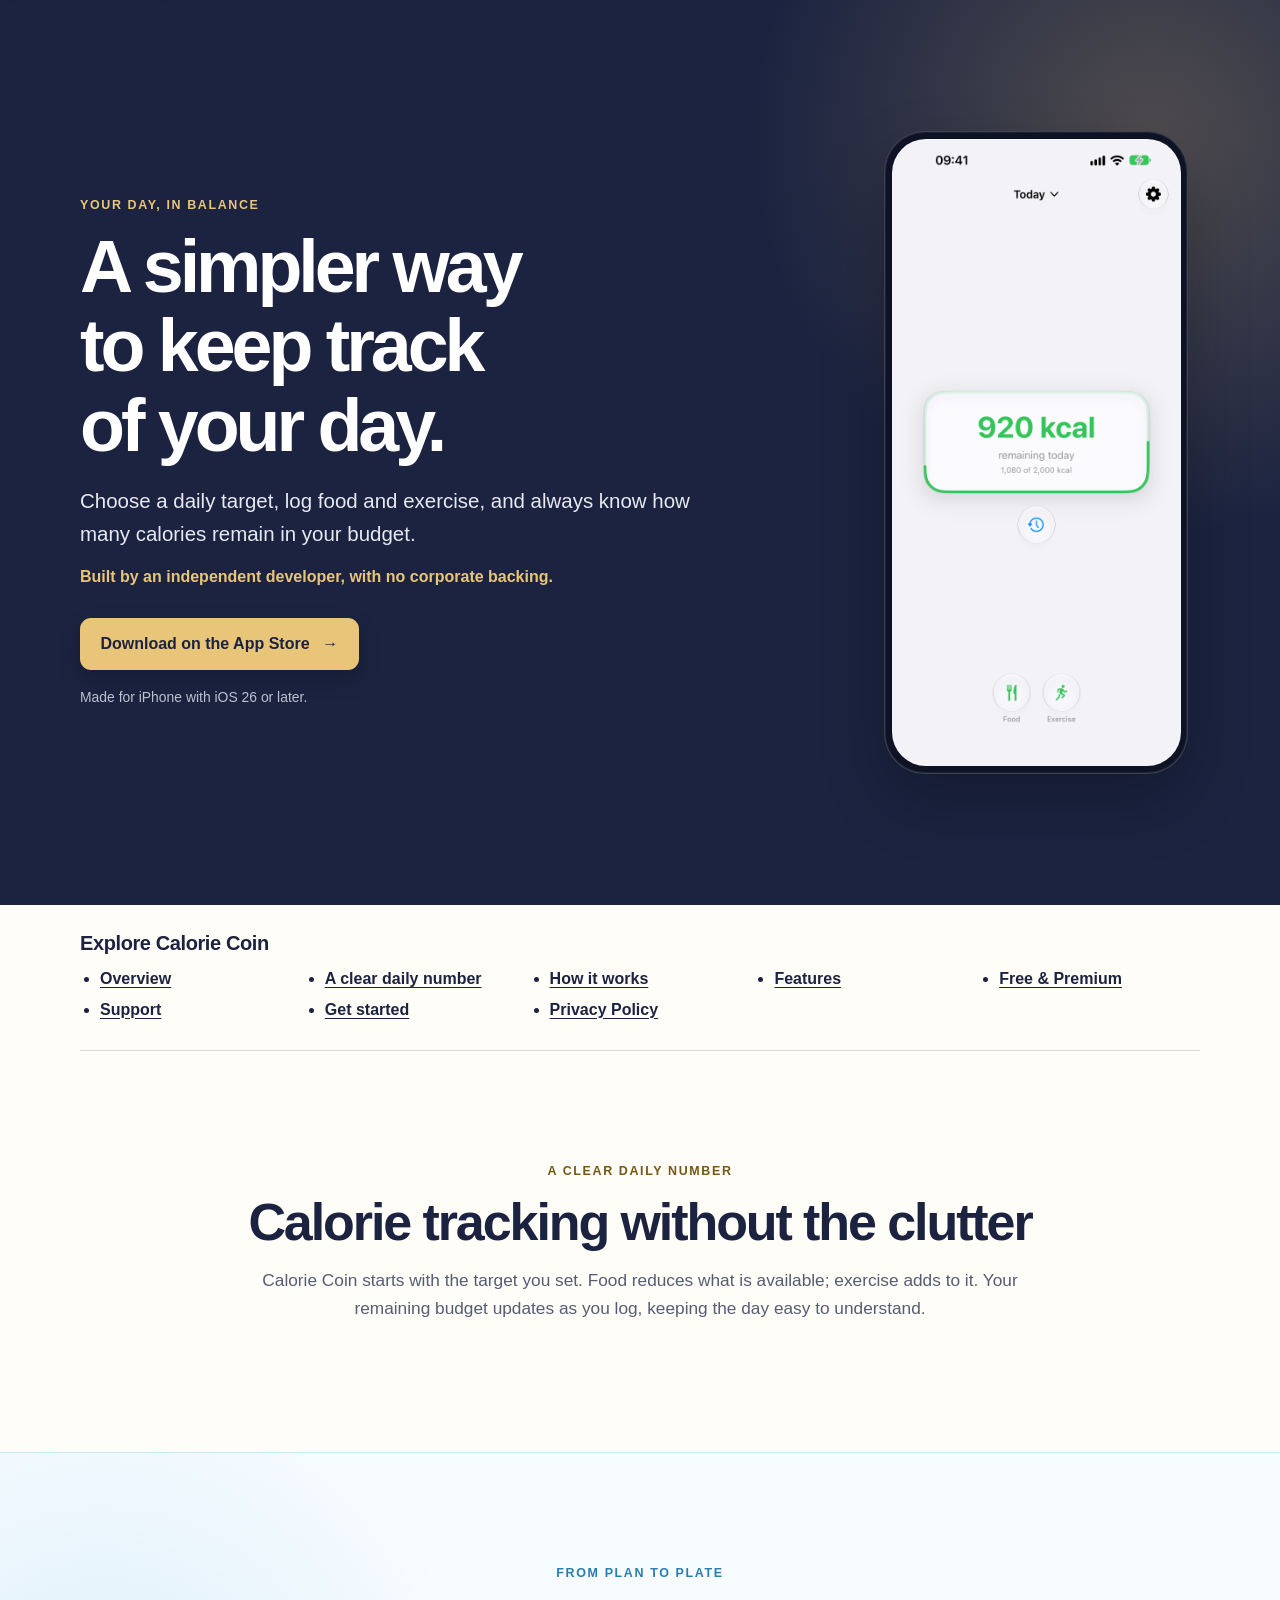
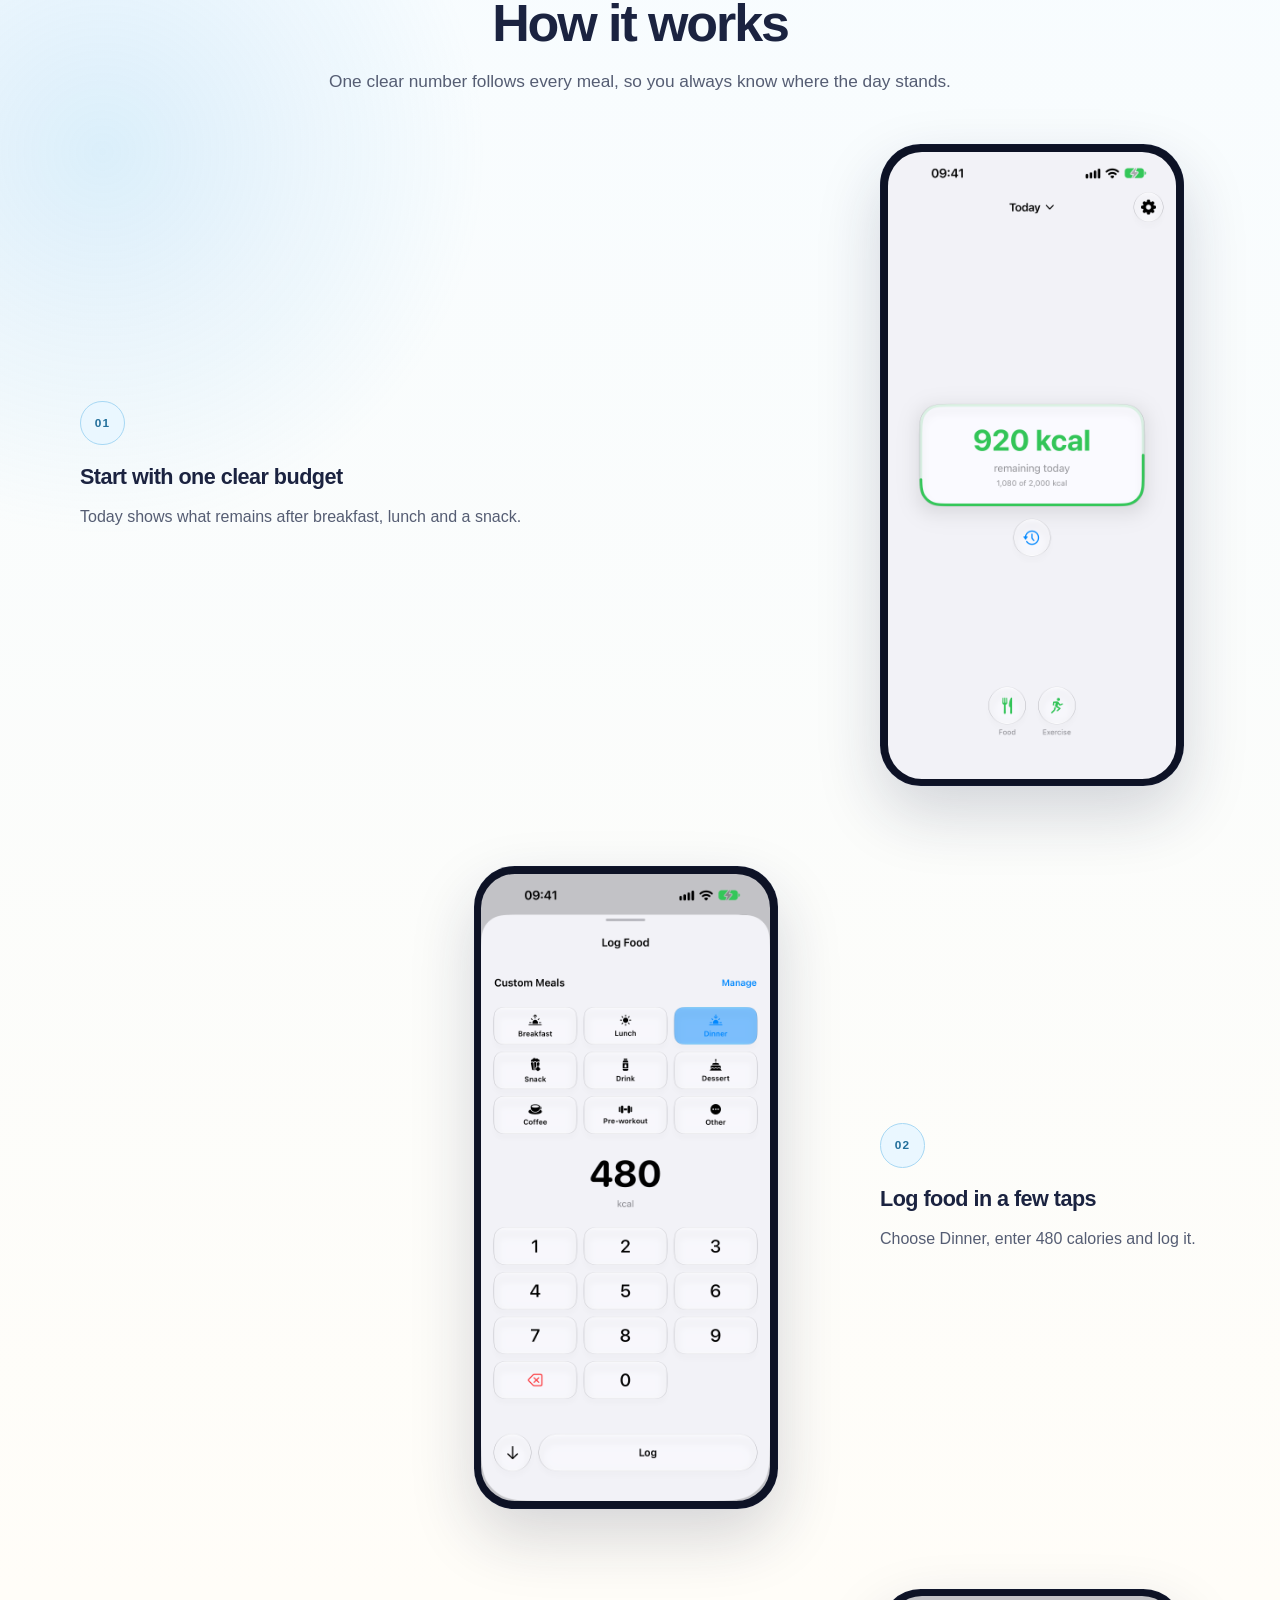
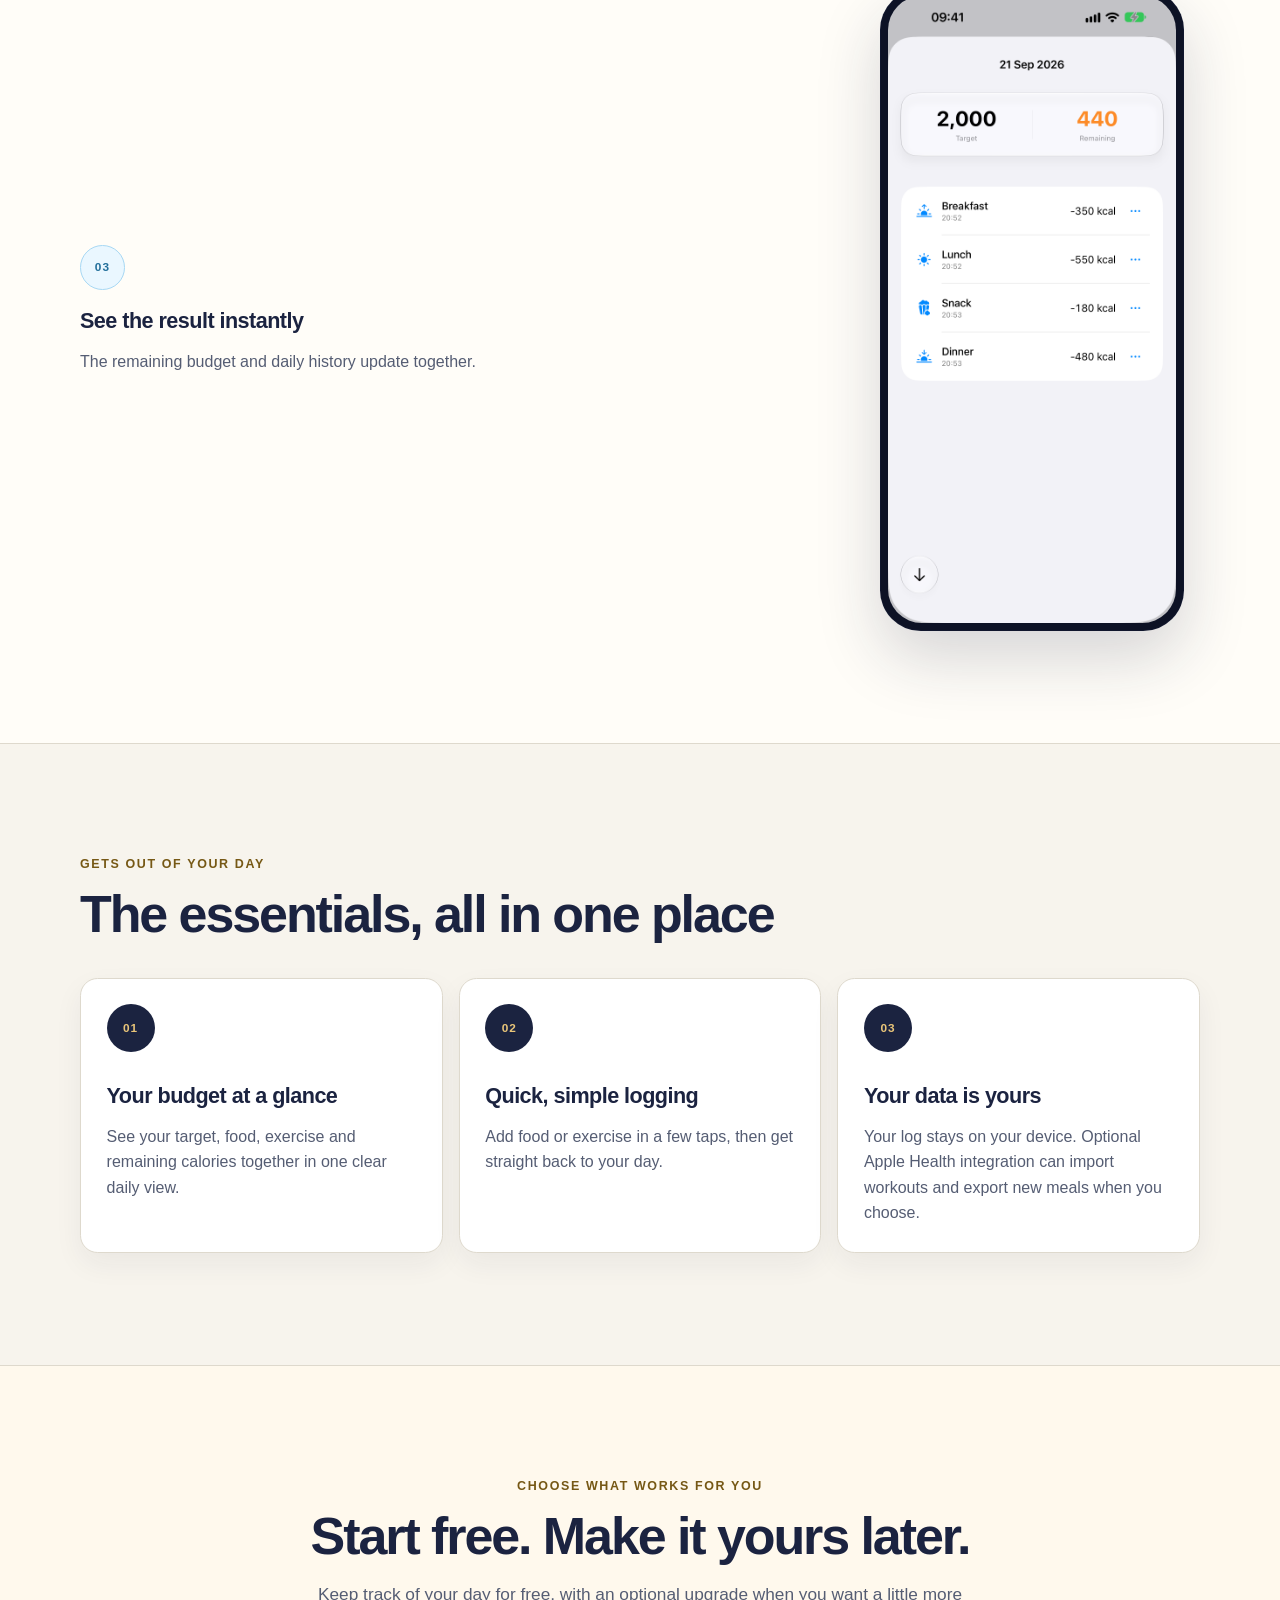
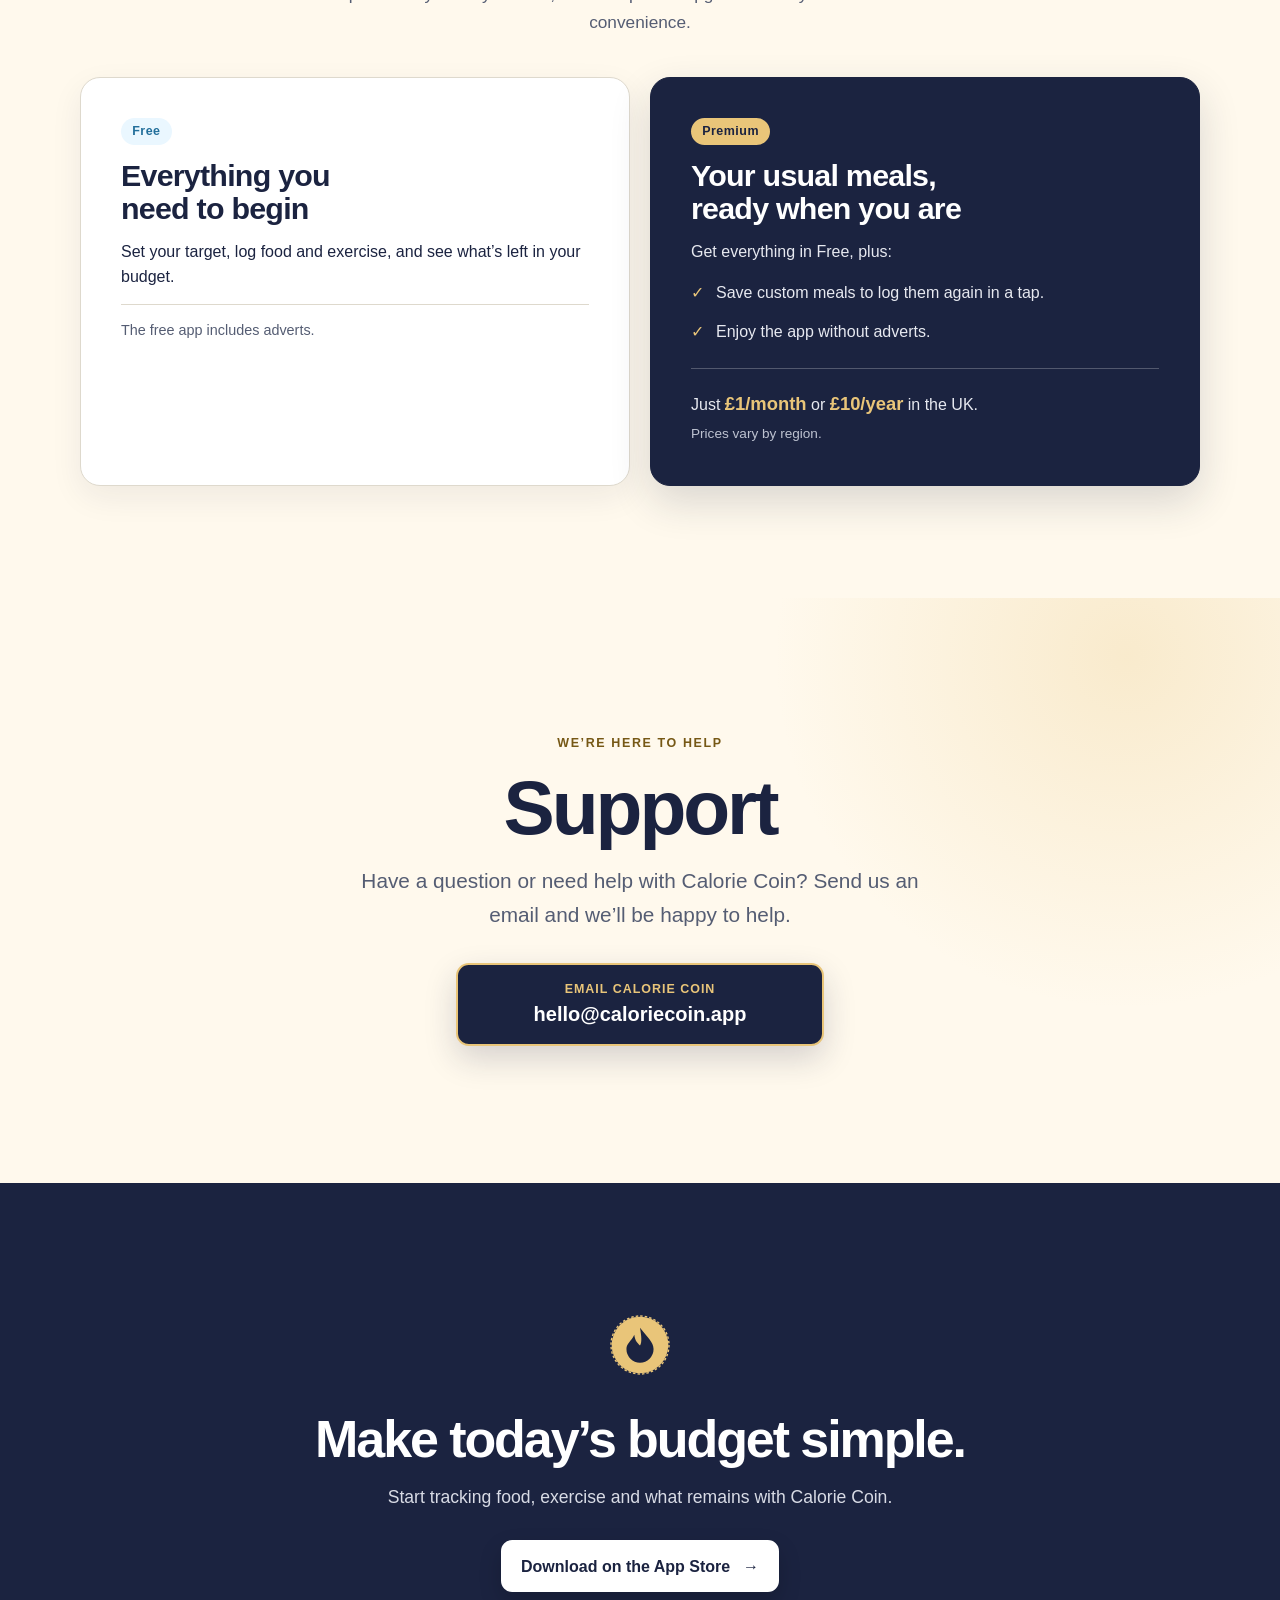
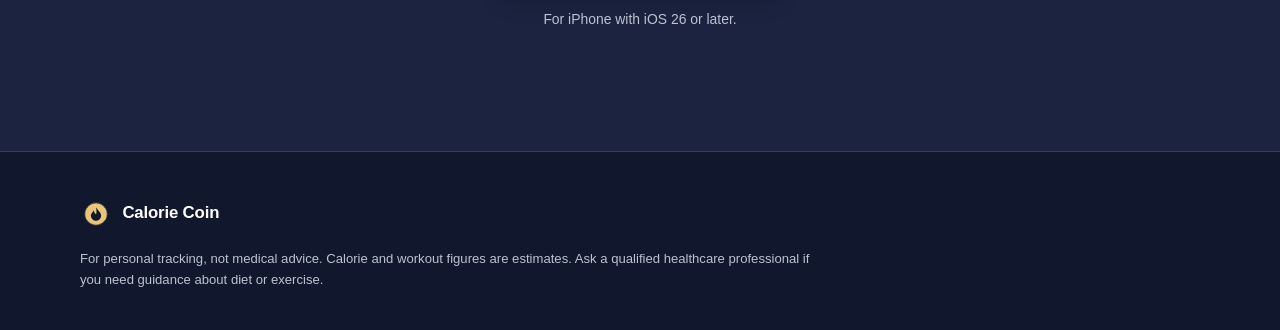
<file: index.html>
<!doctype html>
<html lang="en-GB">
  <head>
    <meta charset="UTF-8" />
    <meta name="viewport" content="width=device-width, initial-scale=1.0" />
    <meta name="theme-color" content="#1b2340" />
    <meta
      name="description"
      content="Calorie Coin makes daily calorie budgeting simple, with quick food and exercise logging and your log kept on your iPhone."
    />
    <meta name="robots" content="index, follow" />
    <meta property="og:type" content="website" />
    <meta property="og:title" content="Calorie Coin — Simple calorie budgeting" />
    <meta
      property="og:description"
      content="Set a daily target, log food and exercise, and see your remaining calorie budget at a glance."
    />
    <meta name="twitter:card" content="summary" />
    <meta name="twitter:title" content="Calorie Coin — Simple calorie budgeting" />
    <meta
      name="twitter:description"
      content="Set a daily target, log food and exercise, and see your remaining calorie budget at a glance."
    />
    <link rel="icon" type="image/png" href="favicon.png" />
    <link rel="apple-touch-icon" href="apple-touch-icon.png" />
    <link rel="stylesheet" href="site.css" />
    <title>Calorie Coin — Simple calorie budgeting</title>
  </head>
  <body>
    <a class="skip-link" href="#main-content">Skip to content</a>

    <main id="main-content">
      <section class="hero" id="overview" aria-labelledby="hero-title">
        <div class="shell hero-grid">
          <div class="hero-copy">
            <p class="eyebrow">Your day, in balance</p>
            <h1 id="hero-title">A simpler way to keep track of your day.</h1>
            <p class="hero-lede">
              Choose a daily target, log food and exercise, and always know how many calories remain in your budget.
            </p>
            <p class="maker-note">Built by an independent developer, with no corporate backing.</p>
            <a class="button app-store-link" href="https://apps.apple.com" hidden>
              Download on the App Store
              <span aria-hidden="true">→</span>
            </a>
            <p class="compatibility">Made for iPhone with iOS 26 or later.</p>
          </div>

          <figure class="hero-visual">
            <div class="phone-frame phone-frame-hero">
              <img
                src="images/screenshots/today-budget.png"
                alt="Calorie Coin Today screen showing 920 calories remaining after breakfast, lunch and a snack"
                width="1320"
                height="2868"
                loading="eager"
                fetchpriority="high"
              />
            </div>
          </figure>
        </div>
      </section>

      <section class="section-directory shell" aria-labelledby="sections-title">
        <h2 id="sections-title">Explore Calorie Coin</h2>
        <ul>
          <li><a href="#overview">Overview</a></li>
          <li><a href="#intro">A clear daily number</a></li>
          <li><a href="#how-it-works">How it works</a></li>
          <li><a href="#features">Features</a></li>
          <li><a href="#premium">Free &amp; Premium</a></li>
          <li><a href="#support">Support</a></li>
          <li><a href="#closing">Get started</a></li>
          <li><a href="privacy.html">Privacy Policy</a></li>
        </ul>
      </section>

      <section class="intro" id="intro" aria-labelledby="intro-title">
        <div class="shell narrow">
          <p class="eyebrow">A clear daily number</p>
          <h2 id="intro-title">Calorie tracking without the clutter</h2>
          <p>
            Calorie Coin starts with the target you set. Food reduces what is available; exercise adds to it. Your
            remaining budget updates as you log, keeping the day easy to understand.
          </p>
        </div>
      </section>

      <section class="usage-story" id="how-it-works" aria-labelledby="usage-title">
        <div class="shell">
          <div class="section-heading usage-heading">
            <p class="eyebrow">From plan to plate</p>
            <h2 id="usage-title">How it works</h2>
            <p>One clear number follows every meal, so you always know where the day stands.</p>
          </div>

          <div class="usage-static">
            <article class="usage-static-step">
              <div class="usage-copy">
                <span class="usage-number" aria-hidden="true">01</span>
                <h3>Start with one clear budget</h3>
                <p>Today shows what remains after breakfast, lunch and a snack.</p>
              </div>
              <div class="phone-frame">
                <img
                  src="images/screenshots/today-budget.png"
                  alt="Today screen showing breakfast, lunch and a snack with 920 calories remaining"
                  width="1320"
                  height="2868"
                  loading="lazy"
                />
              </div>
            </article>
            <article class="usage-static-step">
              <div class="usage-copy">
                <span class="usage-number" aria-hidden="true">02</span>
                <h3>Log food in a few taps</h3>
                <p>Choose Dinner, enter 480 calories and log it.</p>
              </div>
              <div class="phone-frame">
                <img
                  src="images/screenshots/log-food.png"
                  alt="Log Food screen with Dinner selected and 480 calories entered"
                  width="1320"
                  height="2868"
                  loading="lazy"
                />
              </div>
            </article>
            <article class="usage-static-step">
              <div class="usage-copy">
                <span class="usage-number" aria-hidden="true">03</span>
                <h3>See the result instantly</h3>
                <p>The remaining budget and daily history update together.</p>
              </div>
              <div class="phone-frame">
                <img
                  src="images/screenshots/daily-history.png"
                  alt="Daily history showing Dinner logged and 440 calories remaining"
                  width="1320"
                  height="2868"
                  loading="lazy"
                />
              </div>
            </article>
          </div>

        </div>
      </section>

      <section class="features" id="features" aria-labelledby="features-title">
        <div class="shell">
          <div class="section-heading">
            <p class="eyebrow">Gets out of your day</p>
            <h2 id="features-title">The essentials, all in one place</h2>
          </div>
          <div class="feature-grid">
            <article class="feature-card">
              <div class="feature-icon" aria-hidden="true">01</div>
              <h3>Your budget at a glance</h3>
              <p>See your target, food, exercise and remaining calories together in one clear daily view.</p>
            </article>
            <article class="feature-card">
              <div class="feature-icon" aria-hidden="true">02</div>
              <h3>Quick, simple logging</h3>
              <p>Add food or exercise in a few taps, then get straight back to your day.</p>
            </article>
            <article class="feature-card">
              <div class="feature-icon" aria-hidden="true">03</div>
              <h3>Your data is yours</h3>
              <p>
                Your log stays on your device. Optional Apple Health integration can import
                workouts and export new meals when you choose.
              </p>
            </article>
          </div>
        </div>
      </section>

      <section class="premium" id="premium" aria-labelledby="premium-title">
        <div class="shell">
          <div class="section-heading premium-heading">
            <p class="eyebrow">Choose what works for you</p>
            <h2 id="premium-title">Start free. Make it yours later.</h2>
            <p>Keep track of your day for free, with an optional upgrade when you want a little more convenience.</p>
          </div>
          <div class="premium-options">
            <article class="premium-card free-card">
              <p class="premium-label">Free</p>
              <h3>Everything you need to begin</h3>
              <p>Set your target, log food and exercise, and see what’s left in your budget.</p>
              <p class="premium-note">The free app includes adverts.</p>
            </article>
            <article class="premium-card premium-upgrade-card">
              <p class="premium-label">Premium</p>
              <h3>Your usual meals, ready when you are</h3>
              <p>Get everything in Free, plus:</p>
              <ul>
                <li>Save custom meals to log them again in a tap.</li>
                <li>Enjoy the app without adverts.</li>
              </ul>
              <p class="premium-price">
                Just <strong>£1/month</strong> or <strong>£10/year</strong> in the UK.
                <span>Prices vary by region.</span>
              </p>
            </article>
          </div>
        </div>
      </section>

      <section class="support-main" id="support" aria-labelledby="support-title">
        <div class="support-section">
          <div class="shell support-content">
            <p class="eyebrow">We’re here to help</p>
            <h2 id="support-title">Support</h2>
            <p class="support-lede">
              Have a question or need help with Calorie Coin? Send us an email and we’ll be happy to help.
            </p>
            <a class="support-email" href="mailto:hello@caloriecoin.app">
              <span>Email Calorie Coin</span>
              <strong>hello@caloriecoin.app</strong>
            </a>
          </div>
        </div>
      </section>

      <section class="closing" id="closing" aria-labelledby="closing-title">
        <div class="shell narrow">
          <img src="images/coin.svg" alt="" width="84" height="84" />
          <h2 id="closing-title">Make today’s budget simple.</h2>
          <p>Start tracking food, exercise and what remains with Calorie Coin.</p>
          <a class="button button-light app-store-link" href="https://apps.apple.com" hidden>
            Download on the App Store
            <span aria-hidden="true">→</span>
          </a>
          <p class="compatibility compatibility-light">For iPhone with iOS 26 or later.</p>
        </div>
      </section>
    </main>

    <footer>
      <div class="shell footer-grid">
        <div>
          <a class="brand footer-brand" href="./" aria-label="Calorie Coin home">
            <img src="images/coin.svg" alt="" width="32" height="32" />
            <span>Calorie Coin</span>
          </a>
          <p class="disclaimer">
            For personal tracking, not medical advice. Calorie and workout figures are estimates. Ask a qualified
            healthcare professional if you need guidance about diet or exercise.
          </p>
        </div>
      </div>
    </footer>

    <script src="site.js" defer></script>
  </body>
</html>
</file>
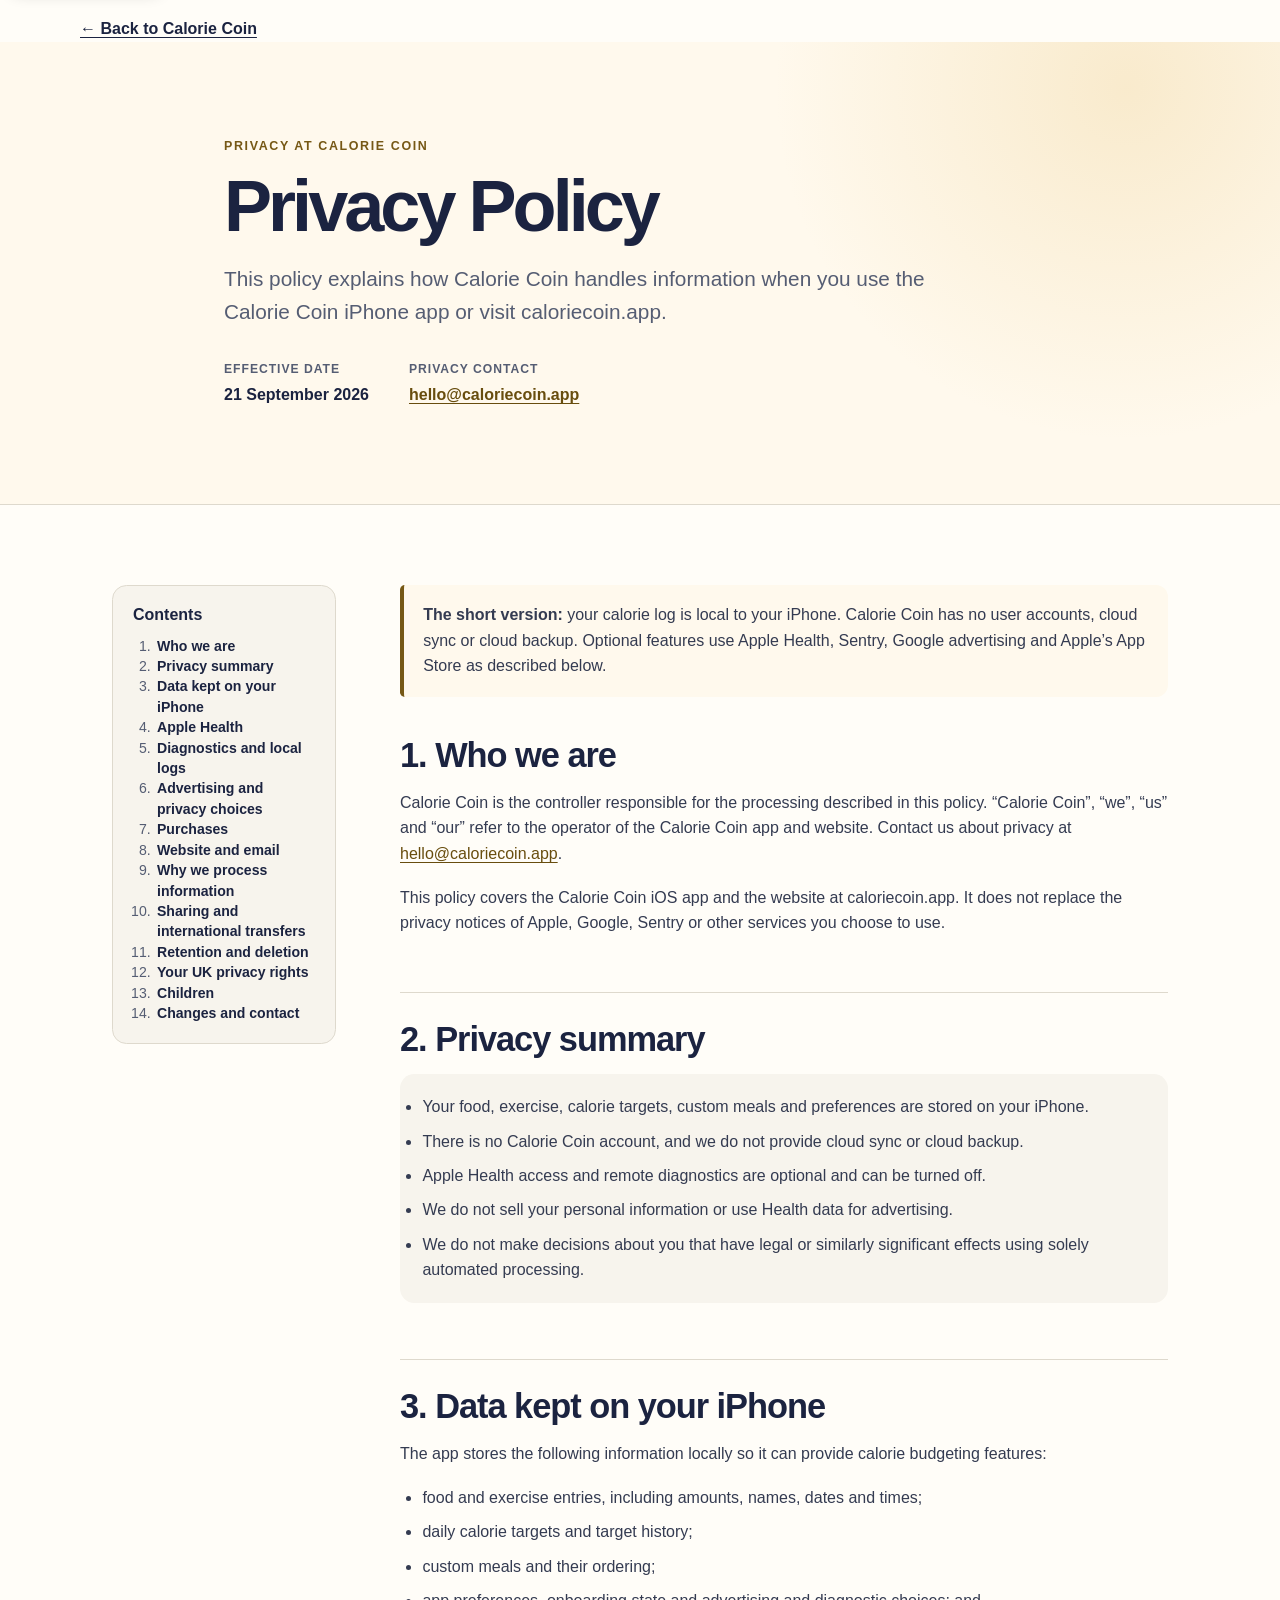
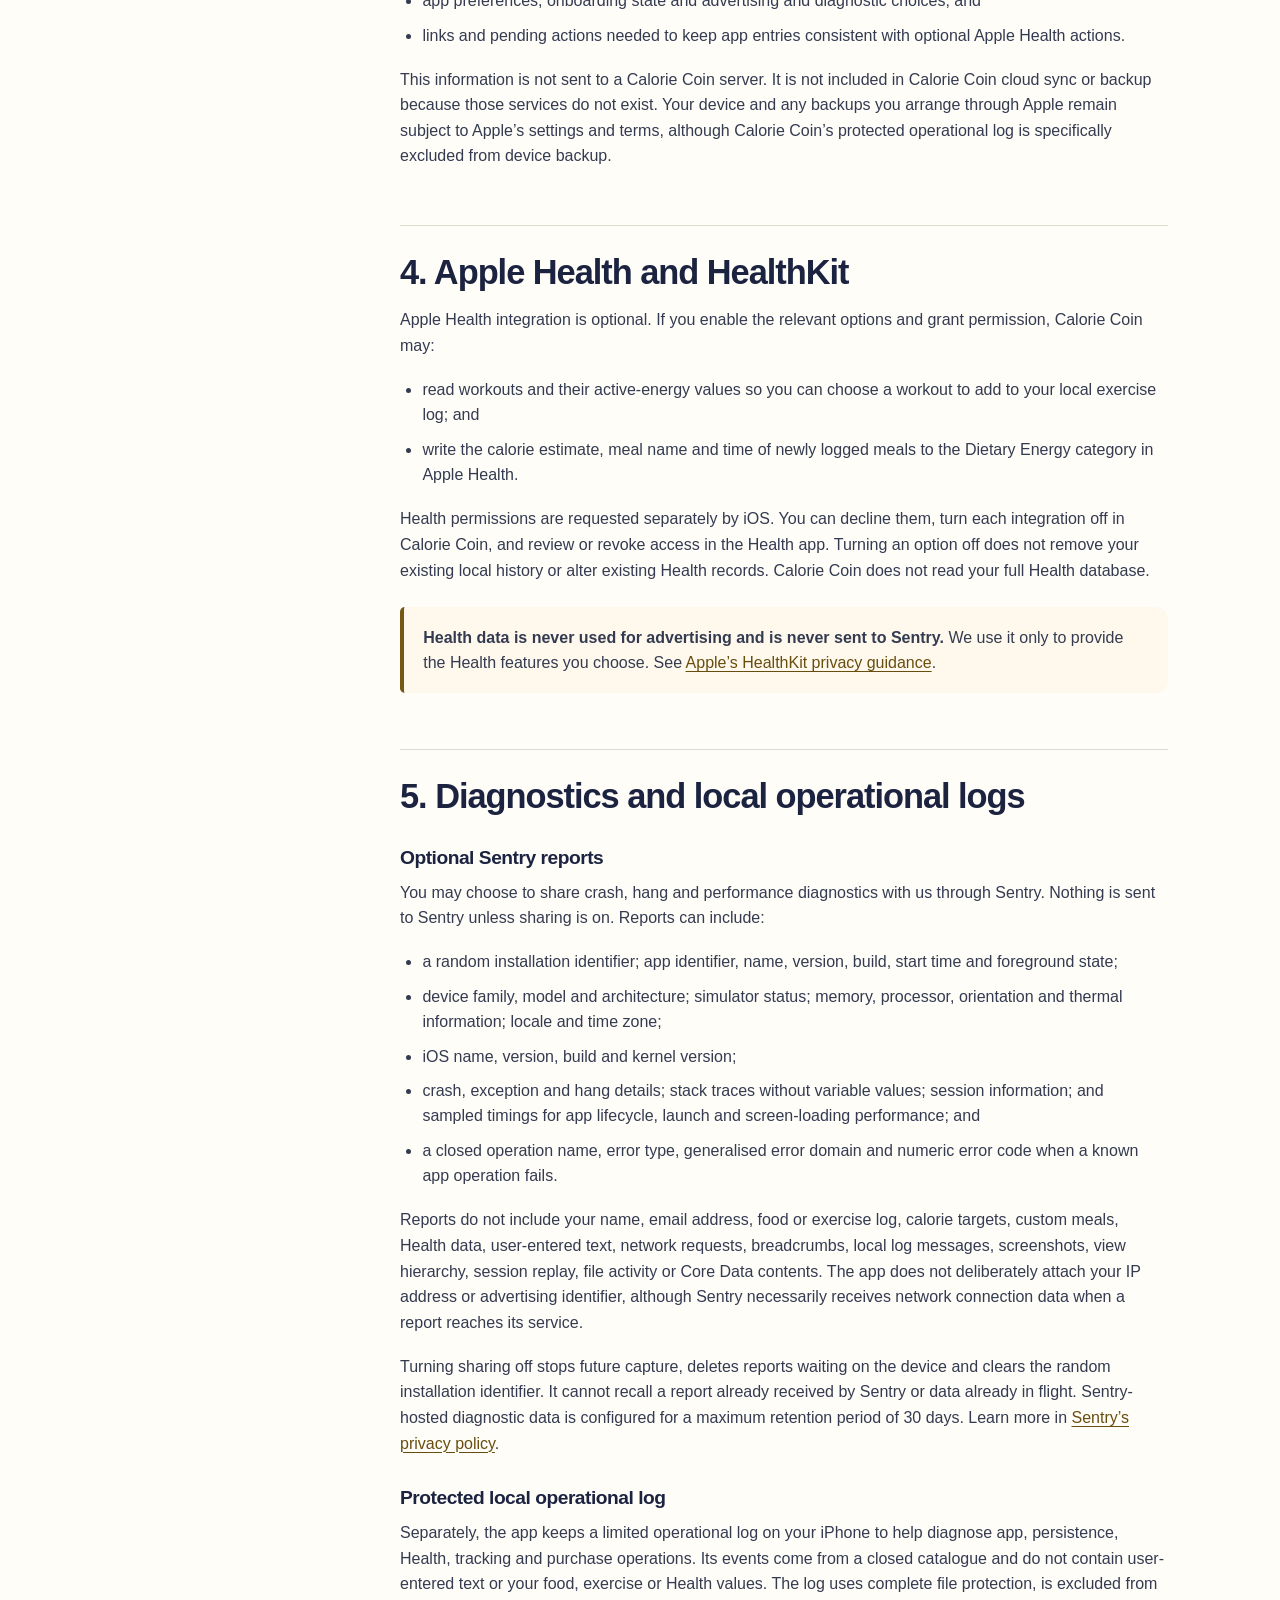
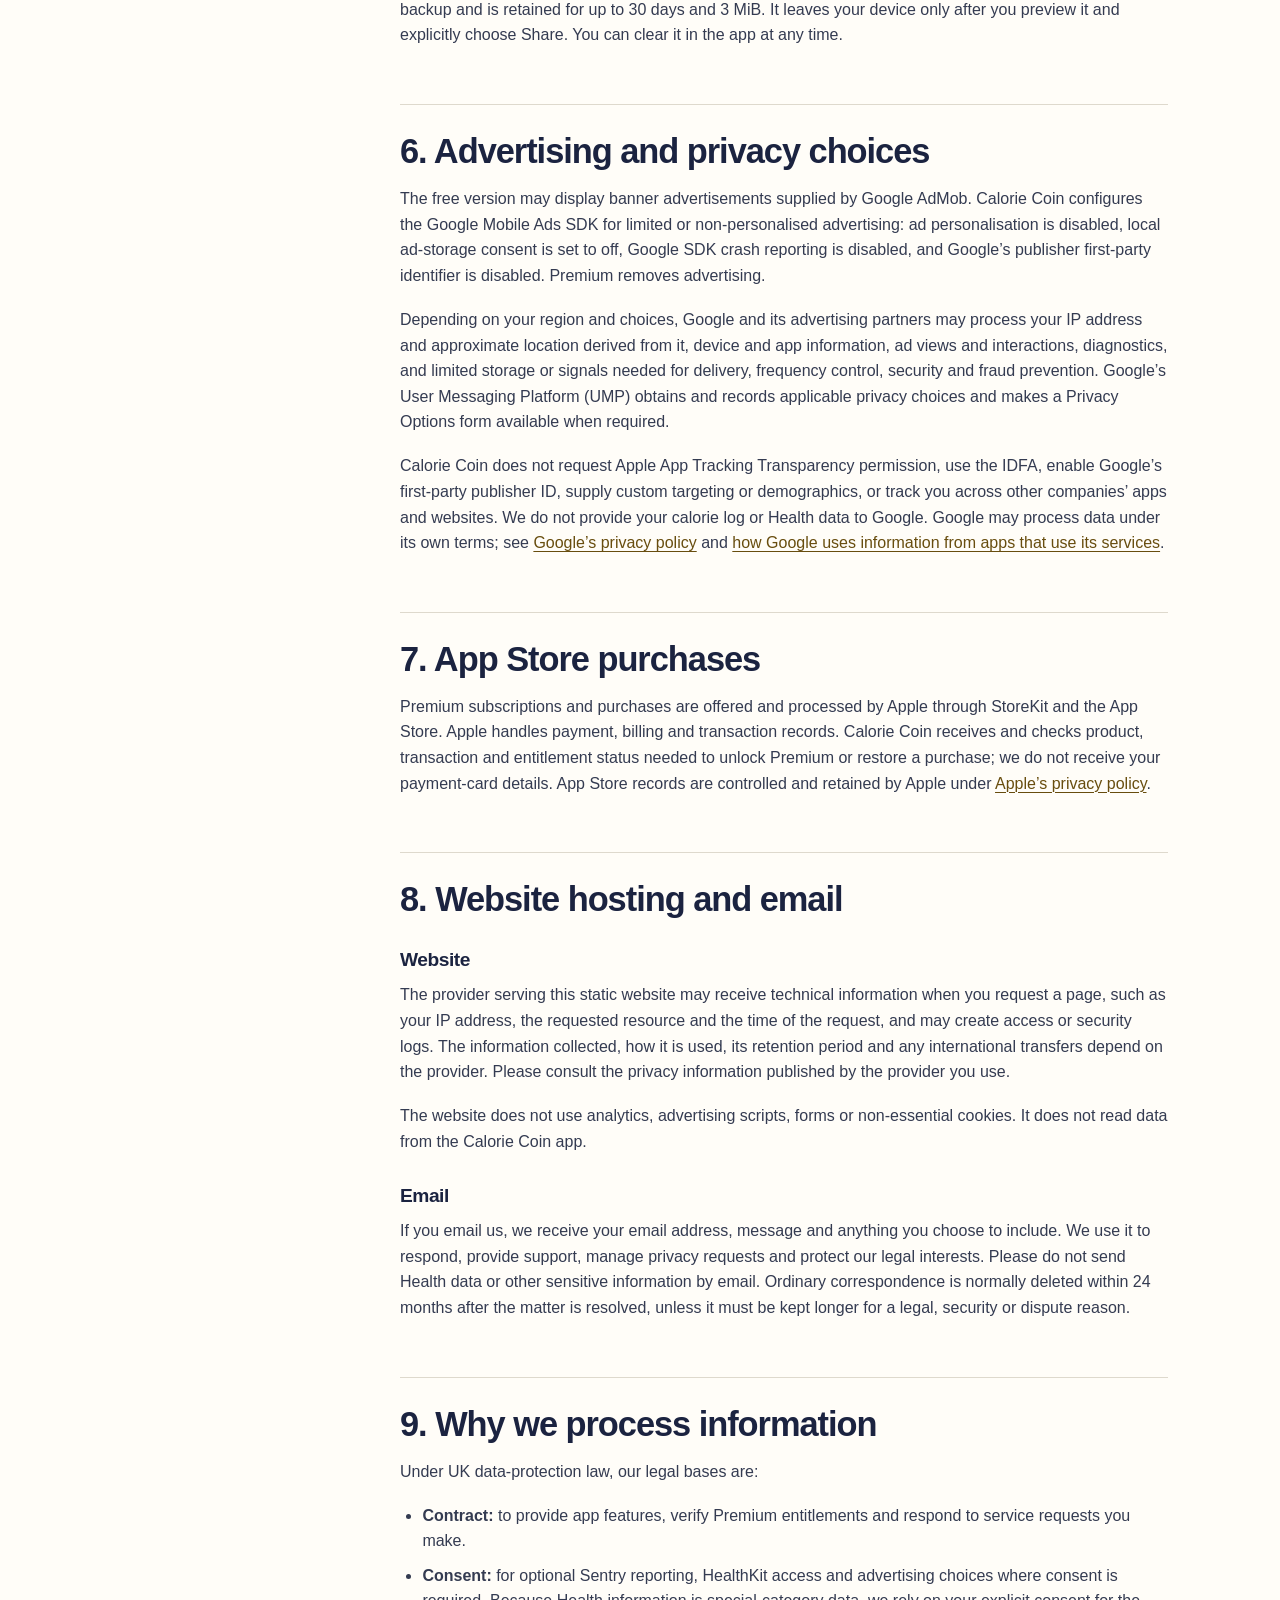
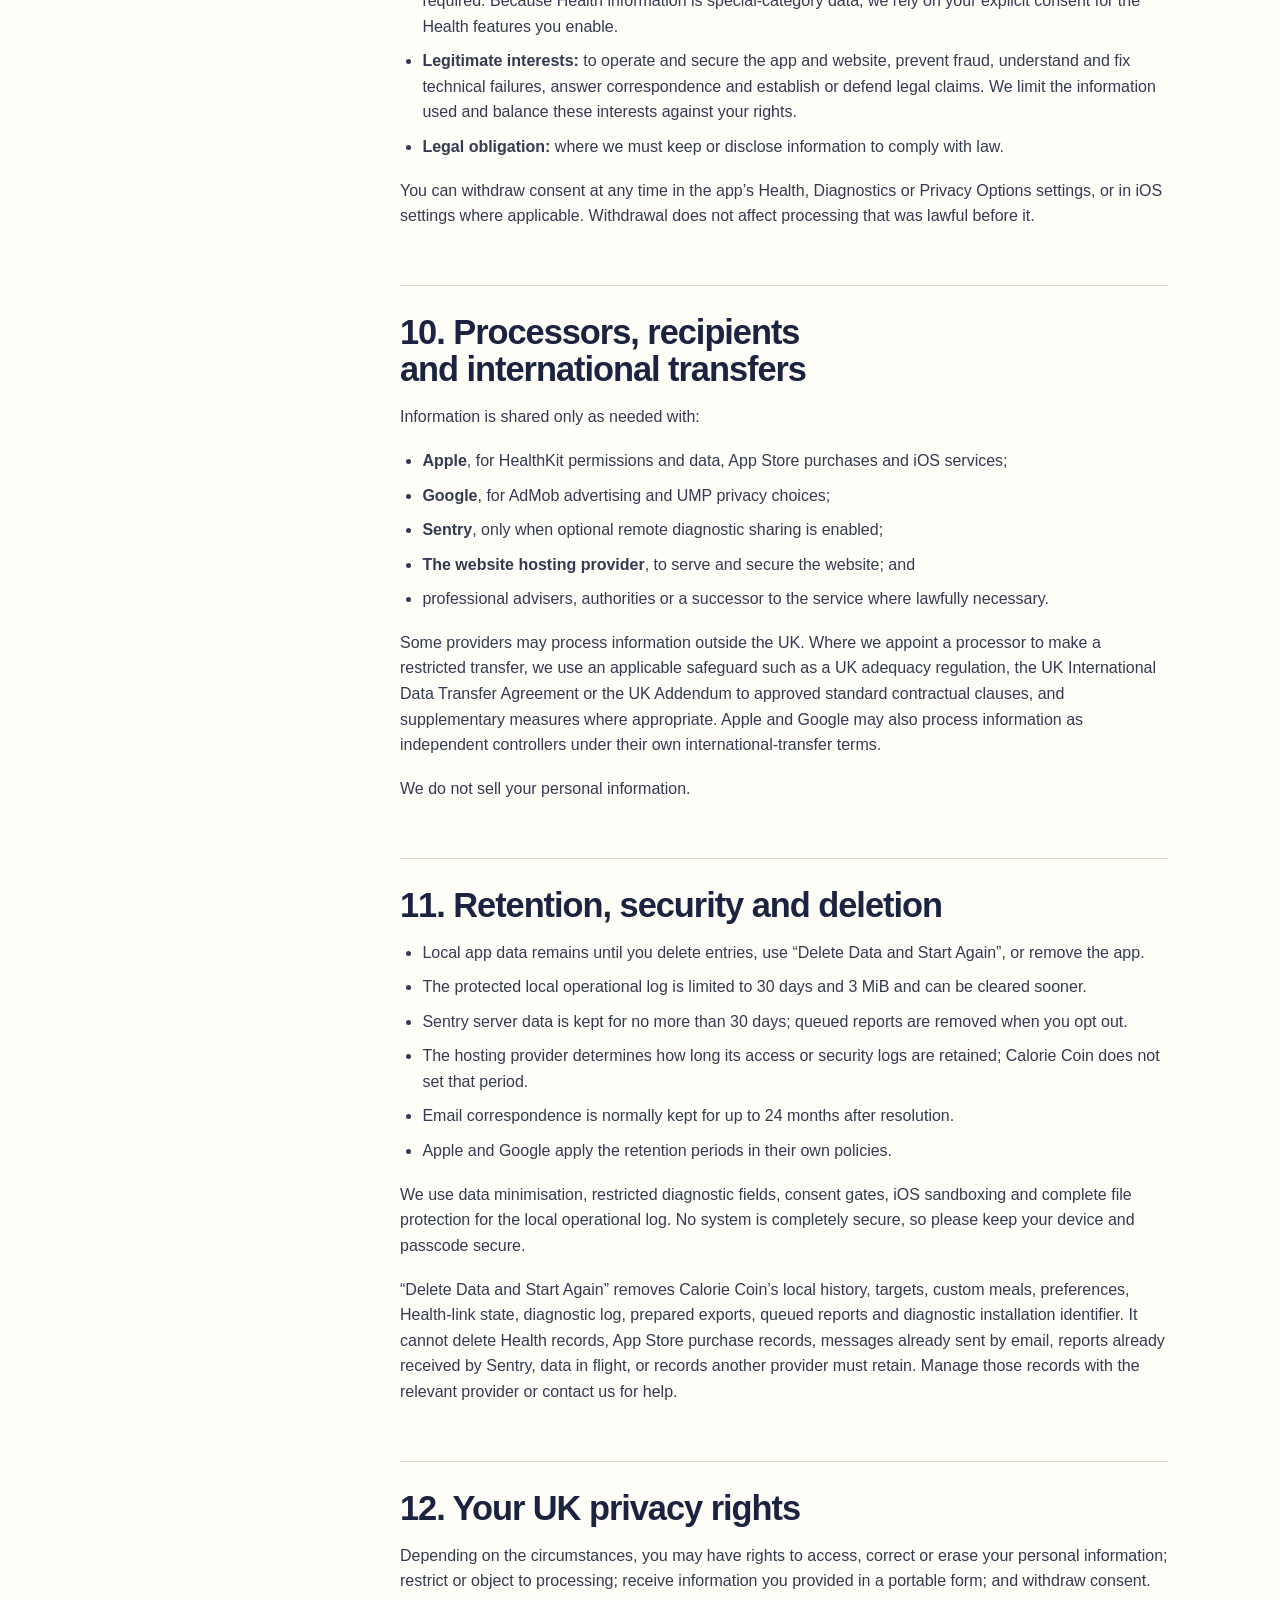
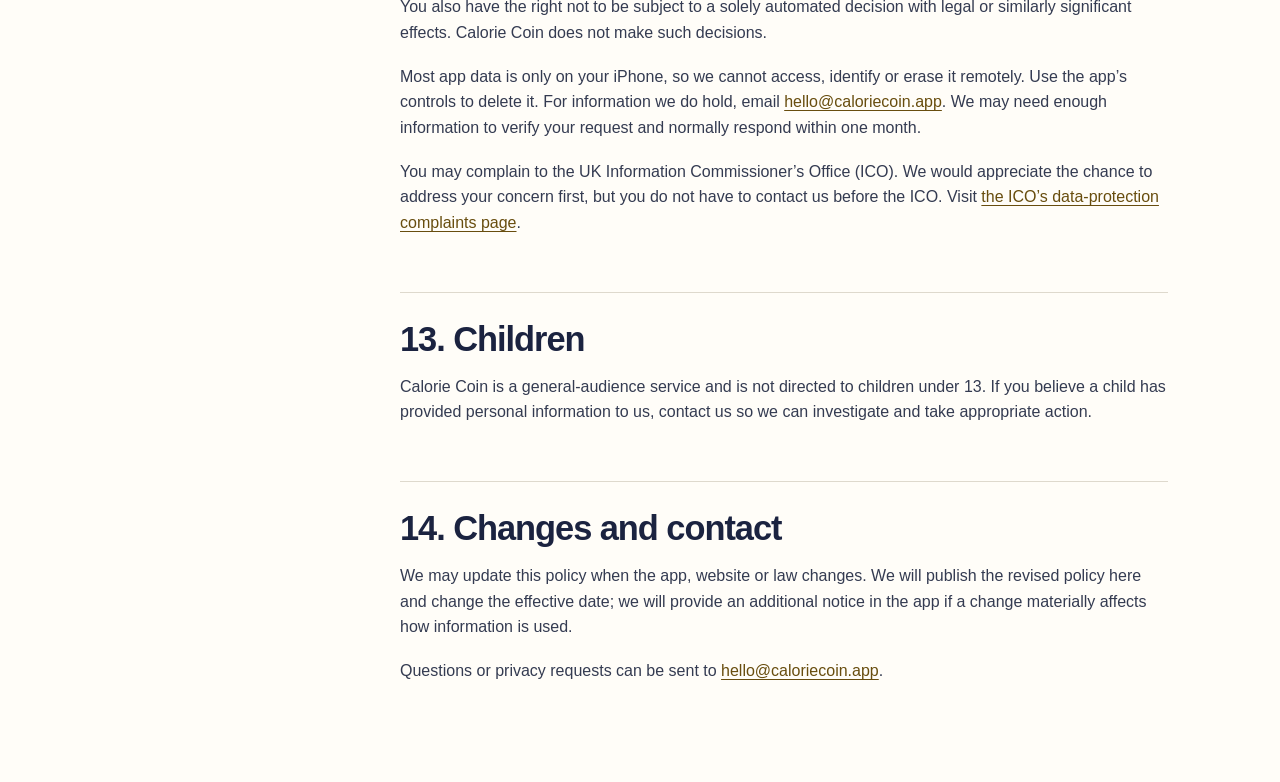
<file: privacy.html>
<!doctype html>
<html lang="en-GB">
  <head>
    <meta charset="UTF-8" />
    <meta name="viewport" content="width=device-width, initial-scale=1.0" />
    <meta name="theme-color" content="#1b2340" />
    <meta
      name="description"
      content="How Calorie Coin handles information in its iPhone app and on caloriecoin.app."
    />
    <meta name="robots" content="index, follow" />
    <meta property="og:type" content="website" />
    <meta property="og:title" content="Privacy Policy — Calorie Coin" />
    <meta
      property="og:description"
      content="How Calorie Coin handles information in its iPhone app and on caloriecoin.app."
    />
    <meta name="twitter:card" content="summary" />
    <meta name="twitter:title" content="Privacy Policy — Calorie Coin" />
    <meta
      name="twitter:description"
      content="How Calorie Coin handles information in its iPhone app and on caloriecoin.app."
    />
    <link rel="icon" type="image/png" href="favicon.png" />
    <link rel="apple-touch-icon" href="apple-touch-icon.png" />
    <link rel="stylesheet" href="site.css" />
    <title>Privacy Policy — Calorie Coin</title>
  </head>
  <body>
    <a class="skip-link" href="#main-content">Skip to content</a>

    <p class="policy-back shell"><a href="index.html">← Back to Calorie Coin</a></p>

    <main id="main-content" class="policy-main">
      <header class="policy-hero">
        <div class="shell policy-reading-width">
          <p class="eyebrow">Privacy at Calorie Coin</p>
          <h1>Privacy Policy</h1>
          <p class="policy-lede">
            This policy explains how Calorie Coin handles information when you use the Calorie Coin iPhone app or
            visit caloriecoin.app.
          </p>
          <dl class="policy-meta">
            <div>
              <dt>Effective date</dt>
              <dd><time datetime="2026-09-21">21 September 2026</time></dd>
            </div>
            <div>
              <dt>Privacy contact</dt>
              <dd><a href="mailto:hello@caloriecoin.app">hello@caloriecoin.app</a></dd>
            </div>
          </dl>
        </div>
      </header>

      <div class="shell policy-layout">
        <aside class="policy-toc" aria-labelledby="contents-title">
          <h2 id="contents-title">Contents</h2>
          <nav aria-label="Privacy policy contents">
            <ol>
              <li><a href="#who-we-are">Who we are</a></li>
              <li><a href="#summary">Privacy summary</a></li>
              <li><a href="#app-data">Data kept on your iPhone</a></li>
              <li><a href="#health">Apple Health</a></li>
              <li><a href="#diagnostics">Diagnostics and local logs</a></li>
              <li><a href="#advertising">Advertising and privacy choices</a></li>
              <li><a href="#purchases">Purchases</a></li>
              <li><a href="#website">Website and email</a></li>
              <li><a href="#legal-bases">Why we process information</a></li>
              <li><a href="#sharing">Sharing and international transfers</a></li>
              <li><a href="#retention">Retention and deletion</a></li>
              <li><a href="#rights">Your UK privacy rights</a></li>
              <li><a href="#children">Children</a></li>
              <li><a href="#changes">Changes and contact</a></li>
            </ol>
          </nav>
        </aside>

        <article class="policy-content">
          <div class="policy-callout" role="note">
            <strong>The short version:</strong> your calorie log is local to your iPhone. Calorie Coin has no user
            accounts, cloud sync or cloud backup. Optional features use Apple Health, Sentry, Google advertising and
            Apple’s App Store as described below.
          </div>

          <section id="who-we-are" aria-labelledby="who-we-are-title">
            <h2 id="who-we-are-title">1. Who we are</h2>
            <p>
              Calorie Coin is the controller responsible for the processing described in this policy. “Calorie Coin”,
              “we”, “us” and “our” refer to the operator of the Calorie Coin app and website. Contact us about privacy
              at <a href="mailto:hello@caloriecoin.app">hello@caloriecoin.app</a>.
            </p>
            <p>
              This policy covers the Calorie Coin iOS app and the website at caloriecoin.app. It does not replace the
              privacy notices of Apple, Google, Sentry or other services you choose to use.
            </p>
          </section>

          <section id="summary" aria-labelledby="summary-title">
            <h2 id="summary-title">2. Privacy summary</h2>
            <ul class="policy-key-points">
              <li>Your food, exercise, calorie targets, custom meals and preferences are stored on your iPhone.</li>
              <li>There is no Calorie Coin account, and we do not provide cloud sync or cloud backup.</li>
              <li>Apple Health access and remote diagnostics are optional and can be turned off.</li>
              <li>We do not sell your personal information or use Health data for advertising.</li>
              <li>We do not make decisions about you that have legal or similarly significant effects using solely automated processing.</li>
            </ul>
          </section>

          <section id="app-data" aria-labelledby="app-data-title">
            <h2 id="app-data-title">3. Data kept on your iPhone</h2>
            <p>The app stores the following information locally so it can provide calorie budgeting features:</p>
            <ul>
              <li>food and exercise entries, including amounts, names, dates and times;</li>
              <li>daily calorie targets and target history;</li>
              <li>custom meals and their ordering;</li>
              <li>app preferences, onboarding state and advertising and diagnostic choices; and</li>
              <li>links and pending actions needed to keep app entries consistent with optional Apple Health actions.</li>
            </ul>
            <p>
              This information is not sent to a Calorie Coin server. It is not included in Calorie Coin cloud sync or
              backup because those services do not exist. Your device and any backups you arrange through Apple remain
              subject to Apple’s settings and terms, although Calorie Coin’s protected operational log is specifically
              excluded from device backup.
            </p>
          </section>

          <section id="health" aria-labelledby="health-title">
            <h2 id="health-title">4. Apple Health and HealthKit</h2>
            <p>
              Apple Health integration is optional. If you enable the relevant options and grant permission, Calorie
              Coin may:
            </p>
            <ul>
              <li>
                read workouts and their active-energy values so you can choose a workout to add to your local exercise
                log; and
              </li>
              <li>
                write the calorie estimate, meal name and time of newly logged meals to the Dietary Energy category in
                Apple Health.
              </li>
            </ul>
            <p>
              Health permissions are requested separately by iOS. You can decline them, turn each integration off in
              Calorie Coin, and review or revoke access in the Health app. Turning an option off does not remove your
              existing local history or alter existing Health records. Calorie Coin does not read your full Health
              database.
            </p>
            <div class="policy-callout policy-callout-emphasis" role="note">
              <strong>Health data is never used for advertising and is never sent to Sentry.</strong> We use it only to
              provide the Health features you choose. See
              <a href="https://developer.apple.com/documentation/HealthKit/protecting-user-privacy"
                >Apple’s HealthKit privacy guidance</a
              >.
            </div>
          </section>

          <section id="diagnostics" aria-labelledby="diagnostics-title">
            <h2 id="diagnostics-title">5. Diagnostics and local operational logs</h2>
            <h3>Optional Sentry reports</h3>
            <p>
              You may choose to share crash, hang and performance diagnostics with us through Sentry. Nothing is sent
              to Sentry unless sharing is on. Reports can include:
            </p>
            <ul>
              <li>
                a random installation identifier; app identifier, name, version, build, start time and foreground
                state;
              </li>
              <li>
                device family, model and architecture; simulator status; memory, processor, orientation and thermal
                information; locale and time zone;
              </li>
              <li>iOS name, version, build and kernel version;</li>
              <li>
                crash, exception and hang details; stack traces without variable values; session information; and
                sampled timings for app lifecycle, launch and screen-loading performance; and
              </li>
              <li>
                a closed operation name, error type, generalised error domain and numeric error code when a known app
                operation fails.
              </li>
            </ul>
            <p>
              Reports do not include your name, email address, food or exercise log, calorie targets, custom meals,
              Health data, user-entered text, network requests, breadcrumbs, local log messages, screenshots, view
              hierarchy, session replay, file activity or Core Data contents. The app does not deliberately attach your
              IP address or advertising identifier, although Sentry necessarily receives network connection data when a
              report reaches its service.
            </p>
            <p>
              Turning sharing off stops future capture, deletes reports waiting on the device and clears the random
              installation identifier. It cannot recall a report already received by Sentry or data already in flight.
              Sentry-hosted diagnostic data is configured for a maximum retention period of 30 days. Learn more in
              <a href="https://sentry.io/privacy/">Sentry’s privacy policy</a>.
            </p>

            <h3>Protected local operational log</h3>
            <p>
              Separately, the app keeps a limited operational log on your iPhone to help diagnose app, persistence,
              Health, tracking and purchase operations. Its events come from a closed catalogue and do not contain
              user-entered text or your food, exercise or Health values. The log uses complete file protection, is
              excluded from backup and is retained for up to 30 days and 3 MiB. It leaves your device only after you
              preview it and explicitly choose Share. You can clear it in the app at any time.
            </p>
          </section>

          <section id="advertising" aria-labelledby="advertising-title">
            <h2 id="advertising-title">6. Advertising and privacy choices</h2>
            <p>
              The free version may display banner advertisements supplied by Google AdMob. Calorie Coin configures the
              Google Mobile Ads SDK for limited or non-personalised advertising: ad personalisation is disabled, local
              ad-storage consent is set to off, Google SDK crash reporting is disabled, and Google’s publisher
              first-party identifier is disabled. Premium removes advertising.
            </p>
            <p>
              Depending on your region and choices, Google and its advertising partners may process your IP address and
              approximate location derived from it, device and app information, ad views and interactions, diagnostics,
              and limited storage or signals needed for delivery, frequency control, security and fraud prevention.
              Google’s User Messaging Platform (UMP) obtains and records applicable privacy choices and makes a Privacy
              Options form available when required.
            </p>
            <p>
              Calorie Coin does not request Apple App Tracking Transparency permission, use the IDFA, enable Google’s
              first-party publisher ID, supply custom targeting or demographics, or track you across other companies’
              apps and websites. We do not provide your calorie log or Health data to Google. Google may process data
              under its own terms; see
              <a href="https://policies.google.com/privacy">Google’s privacy policy</a> and
              <a href="https://policies.google.com/technologies/partner-sites">how Google uses information from apps that use its services</a>.
            </p>
          </section>

          <section id="purchases" aria-labelledby="purchases-title">
            <h2 id="purchases-title">7. App Store purchases</h2>
            <p>
              Premium subscriptions and purchases are offered and processed by Apple through StoreKit and the App
              Store. Apple handles payment, billing and transaction records. Calorie Coin receives and checks product,
              transaction and entitlement status needed to unlock Premium or restore a purchase; we do not receive your
              payment-card details. App Store records are controlled and retained by Apple under
              <a href="https://www.apple.com/uk/legal/privacy/">Apple’s privacy policy</a>.
            </p>
          </section>

          <section id="website" aria-labelledby="website-title">
            <h2 id="website-title">8. Website hosting and email</h2>
            <h3>Website</h3>
            <p>
              The provider serving this static website may receive technical information when you request a page, such
              as your IP address, the requested resource and the time of the request, and may create access or security
              logs. The information collected, how it is used, its retention period and any international transfers
              depend on the provider. Please consult the privacy information published by the provider you use.
            </p>
            <p>
              The website does not use analytics, advertising scripts, forms or non-essential cookies. It does not read
              data from the Calorie Coin app.
            </p>
            <h3>Email</h3>
            <p>
              If you email us, we receive your email address, message and anything you choose to include. We use it to
              respond, provide support, manage privacy requests and protect our legal interests. Please do not send
              Health data or other sensitive information by email. Ordinary correspondence is normally deleted within
              24 months after the matter is resolved, unless it must be kept longer for a legal, security or dispute
              reason.
            </p>
          </section>

          <section id="legal-bases" aria-labelledby="legal-bases-title">
            <h2 id="legal-bases-title">9. Why we process information</h2>
            <p>Under UK data-protection law, our legal bases are:</p>
            <ul>
              <li>
                <strong>Contract:</strong> to provide app features, verify Premium entitlements and respond to service
                requests you make.
              </li>
              <li>
                <strong>Consent:</strong> for optional Sentry reporting, HealthKit access and advertising choices where
                consent is required. Because Health information is special-category data, we rely on your explicit
                consent for the Health features you enable.
              </li>
              <li>
                <strong>Legitimate interests:</strong> to operate and secure the app and website, prevent fraud,
                understand and fix technical failures, answer correspondence and establish or defend legal claims. We
                limit the information used and balance these interests against your rights.
              </li>
              <li><strong>Legal obligation:</strong> where we must keep or disclose information to comply with law.</li>
            </ul>
            <p>
              You can withdraw consent at any time in the app’s Health, Diagnostics or Privacy Options settings, or in
              iOS settings where applicable. Withdrawal does not affect processing that was lawful before it.
            </p>
          </section>

          <section id="sharing" aria-labelledby="sharing-title">
            <h2 id="sharing-title">10. Processors, recipients and international transfers</h2>
            <p>Information is shared only as needed with:</p>
            <ul>
              <li><strong>Apple</strong>, for HealthKit permissions and data, App Store purchases and iOS services;</li>
              <li><strong>Google</strong>, for AdMob advertising and UMP privacy choices;</li>
              <li><strong>Sentry</strong>, only when optional remote diagnostic sharing is enabled;</li>
              <li><strong>The website hosting provider</strong>, to serve and secure the website; and</li>
              <li>professional advisers, authorities or a successor to the service where lawfully necessary.</li>
            </ul>
            <p>
              Some providers may process information outside the UK. Where we appoint a processor to make a restricted
              transfer, we use an applicable safeguard such as a UK adequacy regulation, the UK International Data
              Transfer Agreement or the UK Addendum to approved standard contractual clauses, and supplementary
              measures where appropriate. Apple and Google may also process information as independent controllers
              under their own international-transfer terms.
            </p>
            <p>We do not sell your personal information.</p>
          </section>

          <section id="retention" aria-labelledby="retention-title">
            <h2 id="retention-title">11. Retention, security and deletion</h2>
            <ul>
              <li>Local app data remains until you delete entries, use “Delete Data and Start Again”, or remove the app.</li>
              <li>The protected local operational log is limited to 30 days and 3 MiB and can be cleared sooner.</li>
              <li>Sentry server data is kept for no more than 30 days; queued reports are removed when you opt out.</li>
              <li>
                The hosting provider determines how long its access or security logs are retained; Calorie Coin does
                not set that period.
              </li>
              <li>Email correspondence is normally kept for up to 24 months after resolution.</li>
              <li>Apple and Google apply the retention periods in their own policies.</li>
            </ul>
            <p>
              We use data minimisation, restricted diagnostic fields, consent gates, iOS sandboxing and complete file
              protection for the local operational log. No system is completely secure, so please keep your device and
              passcode secure.
            </p>
            <p>
              “Delete Data and Start Again” removes Calorie Coin’s local history, targets, custom meals, preferences,
              Health-link state, diagnostic log, prepared exports, queued reports and diagnostic installation
              identifier. It cannot delete Health records, App Store purchase records, messages already sent by email,
              reports already received by Sentry, data in flight, or records another provider must retain. Manage those
              records with the relevant provider or contact us for help.
            </p>
          </section>

          <section id="rights" aria-labelledby="rights-title">
            <h2 id="rights-title">12. Your UK privacy rights</h2>
            <p>
              Depending on the circumstances, you may have rights to access, correct or erase your personal
              information; restrict or object to processing; receive information you provided in a portable form; and
              withdraw consent. You also have the right not to be subject to a solely automated decision with legal or
              similarly significant effects. Calorie Coin does not make such decisions.
            </p>
            <p>
              Most app data is only on your iPhone, so we cannot access, identify or erase it remotely. Use the app’s
              controls to delete it. For information we do hold, email
              <a href="mailto:hello@caloriecoin.app">hello@caloriecoin.app</a>. We may need enough information to verify
              your request and normally respond within one month.
            </p>
            <p>
              You may complain to the UK Information Commissioner’s Office (ICO). We would appreciate the chance to
              address your concern first, but you do not have to contact us before the ICO. Visit
              <a href="https://ico.org.uk/make-a-complaint/data-protection-complaints/data-protection-complaints/"
                >the ICO’s data-protection complaints page</a
              >.
            </p>
          </section>

          <section id="children" aria-labelledby="children-title">
            <h2 id="children-title">13. Children</h2>
            <p>
              Calorie Coin is a general-audience service and is not directed to children under 13. If you believe a
              child has provided personal information to us, contact us so we can investigate and take appropriate
              action.
            </p>
          </section>

          <section id="changes" aria-labelledby="changes-title">
            <h2 id="changes-title">14. Changes and contact</h2>
            <p>
              We may update this policy when the app, website or law changes. We will publish the revised policy here
              and change the effective date; we will provide an additional notice in the app if a change materially
              affects how information is used.
            </p>
            <p>
              Questions or privacy requests can be sent to
              <a href="mailto:hello@caloriecoin.app">hello@caloriecoin.app</a>.
            </p>
          </section>

        </article>
      </div>
    </main>

  </body>
</html>
</file>
<file: site.css>
:root {
  color: #1b2340;
  background: #fffdf8;
  font-family:
    Inter, ui-rounded, "SF Pro Rounded", "SF Pro Display", -apple-system,
    BlinkMacSystemFont, "Segoe UI", sans-serif;
  font-synthesis: none;
  text-rendering: optimizeLegibility;
  --navy: #1b2340;
  --navy-soft: #283252;
  --gold: #e9c579;
  --gold-dark: #765815;
  --cream: #fff9ed;
  --ink-muted: #555d73;
  --border: #ded9cd;
  --sky-soft: #eaf7ff;
}

* {
  box-sizing: border-box;
}

html {
  scroll-behavior: smooth;
  scroll-padding-top: 1rem;
}

body {
  margin: 0;
  min-width: 320px;
  background: #fffdf8;
  color: var(--navy);
  line-height: 1.6;
}

img {
  display: block;
  max-width: 100%;
}

a {
  color: inherit;
}

.app-store-link[hidden] {
  display: none;
}

:focus-visible {
  outline: 3px solid #a96f00;
  outline-offset: 4px;
  border-radius: 0.2rem;
}

.skip-link {
  position: fixed;
  z-index: 20;
  top: 0.75rem;
  left: 0.75rem;
  padding: 0.7rem 1rem;
  transform: translateY(-150%);
  border-radius: 0.4rem;
  background: #fff;
  box-shadow: 0 0.3rem 1rem #0003;
  font-weight: 700;
}

.skip-link:focus {
  transform: translateY(0);
}

.shell {
  width: min(100% - 2rem, 70rem);
  margin-inline: auto;
}

.narrow {
  max-width: 49rem;
}

.brand {
  display: inline-flex;
  align-items: center;
  gap: 0.65rem;
  min-height: 2.75rem;
  color: inherit;
  font-size: 1.05rem;
  font-weight: 800;
  letter-spacing: -0.01em;
  text-decoration: none;
}

.brand img {
  flex: none;
}

nav {
  display: flex;
  align-items: center;
  gap: 0.15rem;
}

nav a {
  display: inline-flex;
  align-items: center;
  min-height: 2.75rem;
  padding-inline: 0.65rem;
  font-size: 0.9rem;
  font-weight: 650;
  text-decoration: none;
}

nav a:hover {
  text-decoration: underline;
  text-underline-offset: 0.3em;
}

.hero {
  overflow: hidden;
  padding-block: clamp(3.5rem, 9vw, 7.5rem);
  background:
    radial-gradient(
      circle at 90% 15%,
      rgb(233 197 121 / 25%),
      transparent 25rem
    ),
    var(--navy);
  color: #fff;
}

.hero-grid {
  display: grid;
  align-items: center;
  gap: 3.5rem;
}

.eyebrow {
  margin: 0 0 0.8rem;
  color: var(--gold-dark);
  font-size: 0.78rem;
  font-weight: 850;
  letter-spacing: 0.13em;
  line-height: 1.4;
  text-transform: uppercase;
}

.hero .eyebrow {
  color: var(--gold);
}

h1,
h2,
h3,
p {
  overflow-wrap: break-word;
}

h1,
h2,
h3 {
  margin-top: 0;
  line-height: 1.08;
  text-wrap: balance;
}

h1 {
  max-width: 13ch;
  margin-bottom: 1.25rem;
  font-size: clamp(2.45rem, 9.5vw, 4.6rem);
  letter-spacing: -0.055em;
}

h2 {
  margin-bottom: 1rem;
  font-size: clamp(2rem, 5.5vw, 3.25rem);
  letter-spacing: -0.04em;
}

h3 {
  margin-bottom: 0.7rem;
  font-size: 1.35rem;
  letter-spacing: -0.025em;
}

.hero-lede {
  max-width: 40rem;
  margin: 0 0 0.8rem;
  color: #e7e9f0;
  font-size: clamp(1.05rem, 2.5vw, 1.28rem);
}

.maker-note {
  margin: 0 0 1.8rem;
  color: var(--gold);
  font-weight: 650;
}

.button {
  display: inline-flex;
  align-items: center;
  justify-content: center;
  gap: 0.8rem;
  min-height: 3.25rem;
  padding: 0.75rem 1.15rem;
  border: 2px solid var(--gold);
  border-radius: 0.7rem;
  background: var(--gold);
  color: var(--navy);
  font-weight: 800;
  line-height: 1.2;
  text-decoration: none;
  box-shadow: 0 0.6rem 1.4rem rgb(0 0 0 / 18%);
}

.button:hover {
  background: #f5d995;
  border-color: #f5d995;
}

.compatibility {
  margin: 1rem 0 0;
  color: #bdc2d0;
  font-size: 0.87rem;
}

.hero-visual {
  width: min(100%, 24rem);
  margin-inline: auto;
}

.phone-frame {
  width: min(100%, 19rem);
  padding: 0.42rem;
  overflow: hidden;
  border: 1px solid rgb(255 255 255 / 20%);
  border-radius: 2.55rem;
  background: #0d1225;
  box-shadow:
    0 1.7rem 4rem rgb(0 0 0 / 24%),
    inset 0 0 0 1px rgb(255 255 255 / 7%);
}

.phone-frame img {
  width: 100%;
  height: auto;
  border-radius: 2.12rem;
}

.phone-frame-hero {
  width: min(82%, 19rem);
  margin-left: auto;
}

.intro,
.usage-story,
.features,
.premium {
  padding-block: clamp(4rem, 9vw, 7rem);
}

.section-directory {
  padding-block: 1.75rem;
  border-bottom: 1px solid var(--border);
}

.section-directory h2 {
  margin-bottom: 0.75rem;
  font-size: 1.25rem;
  letter-spacing: -0.02em;
}

.section-directory ul {
  display: grid;
  grid-template-columns: repeat(auto-fit, minmax(min(100%, 12rem), 1fr));
  gap: 0.3rem 1.5rem;
  margin: 0;
  padding-left: 1.25rem;
}

.section-directory a {
  font-weight: 650;
  text-underline-offset: 0.2em;
}

.intro {
  text-align: center;
}

.intro p:last-child,
.usage-heading p:last-child,
.section-heading + p {
  color: var(--ink-muted);
  font-size: 1.08rem;
}

.usage-story {
  overflow: clip;
  border-top: 1px solid #c9e8fa;
  background:
    radial-gradient(circle at 8% 12%, rgb(102 184 238 / 20%), transparent 24rem),
    linear-gradient(180deg, #f7fcff 0%, #fffdf8 70%);
}

.usage-heading {
  margin-inline: auto;
  text-align: center;
}

.usage-heading .eyebrow {
  color: #287eae;
}

.usage-static {
  display: grid;
  gap: 5rem;
  margin-top: 3rem;
}

.usage-static-step {
  display: grid;
  justify-items: center;
  gap: 2rem;
}

.usage-copy {
  max-width: 28rem;
  text-align: center;
}

.usage-number {
  display: inline-grid;
  width: 2.8rem;
  height: 2.8rem;
  margin-bottom: 1.2rem;
  place-items: center;
  border: 1px solid #a7d8f4;
  border-radius: 50%;
  background: var(--sky-soft);
  color: #226f9b;
  font-size: 0.74rem;
  font-weight: 850;
  letter-spacing: 0.08em;
}

.usage-copy p {
  margin-bottom: 0;
  color: var(--ink-muted);
}

.usage-static .phone-frame {
  border-color: rgb(27 35 64 / 28%);
  box-shadow: 0 1.7rem 4rem rgb(27 35 64 / 18%);
}

.features {
  border-block: 1px solid var(--border);
  background: #f7f4ed;
}

.section-heading {
  max-width: 44rem;
  margin-bottom: 2.2rem;
}

.feature-grid {
  display: grid;
  gap: 1rem;
}

.feature-card {
  padding: 1.6rem;
  border: 1px solid var(--border);
  border-radius: 1.1rem;
  background: #fff;
  box-shadow: 0 0.7rem 1.8rem rgb(27 35 64 / 6%);
}

.feature-icon {
  display: grid;
  width: 3rem;
  height: 3rem;
  margin-bottom: 2rem;
  place-items: center;
  border-radius: 50%;
  background: var(--navy);
  color: var(--gold);
  font-size: 0.74rem;
  font-weight: 850;
  letter-spacing: 0.08em;
}

.feature-card p {
  margin-bottom: 0;
  color: var(--ink-muted);
}

.premium {
  background: var(--cream);
}

.premium-heading {
  max-width: 44rem;
  margin: 0 auto 2.5rem;
  text-align: center;
}

.premium-heading p:last-child {
  margin-bottom: 0;
  color: var(--ink-muted);
  font-size: 1.08rem;
}

.premium-options {
  display: grid;
  gap: 1.25rem;
}

.premium-card {
  padding: clamp(1.65rem, 4vw, 2.5rem);
  border: 1px solid var(--border);
  border-radius: 1.25rem;
  background: #fff;
  box-shadow: 0 0.7rem 2rem rgb(27 35 64 / 7%);
}

.premium-card h3 {
  max-width: 20ch;
  margin-bottom: 0.85rem;
  font-size: clamp(1.45rem, 3vw, 1.9rem);
}

.premium-card p {
  margin-block: 0 0.9rem;
}

.premium-label {
  width: fit-content;
  padding: 0.35rem 0.7rem;
  border-radius: 999px;
  background: var(--sky-soft);
  color: #226f9b;
  font-size: 0.78rem;
  font-weight: 800;
  letter-spacing: 0.04em;
  line-height: 1.3;
}

.premium-note {
  padding-top: 0.85rem;
  border-top: 1px solid var(--border);
  color: var(--ink-muted);
  font-size: 0.9rem;
}

.premium-card p:last-child {
  margin-bottom: 0;
}

.premium-upgrade-card {
  border-color: var(--navy);
  background: var(--navy);
  color: #fff;
  box-shadow: 0 1rem 2.5rem rgb(27 35 64 / 16%);
}

.premium-upgrade-card .premium-label {
  background: var(--gold);
  color: var(--navy);
}

.premium-upgrade-card > p:not(.premium-label),
.premium-upgrade-card li {
  color: #e7e9f0;
}

.premium-upgrade-card ul {
  display: grid;
  gap: 0.8rem;
  margin: 1rem 0 0;
  padding: 0;
  list-style: none;
}

.premium-upgrade-card li {
  display: flex;
  gap: 0.75rem;
}

.premium-upgrade-card li::before {
  flex: none;
  color: var(--gold);
  content: "✓";
  font-weight: 800;
}

.premium-upgrade-card .premium-price {
  margin-top: 1.5rem;
  padding-top: 1.25rem;
  border-top: 1px solid rgb(255 255 255 / 24%);
}

.premium-price strong {
  color: var(--gold);
  font-size: 1.15em;
}

.premium-price span {
  display: block;
  margin-top: 0.3rem;
  color: #bdc2d0;
  font-size: 0.85rem;
}

.closing {
  padding-block: clamp(4.5rem, 10vw, 7.5rem);
  background: var(--navy);
  color: #fff;
  text-align: center;
}

.closing img {
  margin: 0 auto 1.5rem;
}

.closing p:not(.compatibility) {
  margin: 0 auto 1.8rem;
  color: #d8dbe5;
  font-size: 1.1rem;
}

.button-light {
  background: #fff;
  border-color: #fff;
}

.button-light:hover {
  background: var(--gold);
  border-color: var(--gold);
}

.compatibility-light {
  color: #bdc2d0;
}

footer {
  padding-block: 2.5rem;
  border-top: 1px solid #343d5b;
  background: #11172c;
  color: #fff;
}

.footer-grid {
  display: grid;
  gap: 2rem;
}

.footer-brand {
  margin-bottom: 0.8rem;
}

.disclaimer {
  max-width: 47rem;
  margin: 0;
  color: #bdc2d0;
  font-size: 0.82rem;
}

footer nav {
  align-items: flex-start;
  flex-wrap: wrap;
}

.support-main {
  display: grid;
  min-height: clamp(30rem, 65vh, 46rem);
  background:
    radial-gradient(
      circle at 88% 10%,
      rgb(233 197 121 / 28%),
      transparent 22rem
    ),
    var(--cream);
}

.support-section {
  display: grid;
  align-items: center;
  padding-block: clamp(4rem, 10vw, 7rem);
}

.support-content {
  max-width: 49rem;
  text-align: center;
}

.support-content h2 {
  max-width: none;
  margin-bottom: 1rem;
  font-size: clamp(2.8rem, 9vw, 4.8rem);
}

.support-lede {
  max-width: 38rem;
  margin: 0 auto 2rem;
  color: var(--ink-muted);
  font-size: clamp(1.08rem, 2.5vw, 1.3rem);
}

.support-email {
  display: inline-flex;
  flex-direction: column;
  gap: 0.1rem;
  min-width: min(100%, 23rem);
  padding: 1rem 1.4rem;
  border: 2px solid var(--gold);
  border-radius: 0.8rem;
  background: var(--navy);
  color: #fff;
  line-height: 1.4;
  text-decoration: none;
  box-shadow: 0 0.8rem 2rem rgb(27 35 64 / 18%);
}

.support-email:hover {
  border-color: #f5d995;
  background: var(--navy-soft);
}

.support-email span {
  color: var(--gold);
  font-size: 0.78rem;
  font-weight: 800;
  letter-spacing: 0.08em;
  text-transform: uppercase;
}

.support-email strong {
  font-size: clamp(1rem, 4.5vw, 1.25rem);
  overflow-wrap: anywhere;
}

.policy-main {
  background: #fffdf8;
}

.policy-back {
  margin-block: 0;
  padding-block: 1rem 0;
}

.policy-back a {
  color: var(--navy);
  font-weight: 700;
  text-underline-offset: 0.2em;
}

.policy-reading-width {
  max-width: 52rem;
}

.policy-hero {
  padding-block: clamp(3.5rem, 8vw, 6rem);
  border-bottom: 1px solid var(--border);
  background:
    radial-gradient(
      circle at 88% 10%,
      rgb(233 197 121 / 28%),
      transparent 22rem
    ),
    var(--cream);
}

.policy-hero h1 {
  max-width: none;
  margin-bottom: 1rem;
  font-size: clamp(2.6rem, 8vw, 4.5rem);
}

.policy-lede {
  max-width: 45rem;
  margin: 0;
  color: var(--ink-muted);
  font-size: clamp(1.08rem, 2.5vw, 1.3rem);
}

.policy-meta {
  display: flex;
  flex-wrap: wrap;
  gap: 1rem 2.5rem;
  margin: 2rem 0 0;
}

.policy-meta div {
  display: grid;
  gap: 0.15rem;
}

.policy-meta dt {
  color: var(--ink-muted);
  font-size: 0.76rem;
  font-weight: 800;
  letter-spacing: 0.08em;
  text-transform: uppercase;
}

.policy-meta dd {
  margin: 0;
  font-weight: 700;
}

.policy-meta a,
.policy-content a {
  color: #684d0e;
  text-decoration-thickness: 0.08em;
  text-underline-offset: 0.17em;
}

.policy-meta a:hover,
.policy-content a:hover {
  color: var(--navy);
}

.policy-layout {
  display: grid;
  gap: 2.5rem;
  padding-block: clamp(2.5rem, 7vw, 5rem);
}

.policy-toc {
  align-self: start;
  padding: 1.25rem;
  border: 1px solid var(--border);
  border-radius: 0.9rem;
  background: #f7f4ed;
}

.policy-toc h2 {
  margin-bottom: 0.8rem;
  font-size: 1rem;
  letter-spacing: 0;
}

.policy-toc nav {
  display: block;
}

.policy-toc ol {
  margin: 0;
  padding-left: 1.35rem;
}

.policy-toc li {
  padding-left: 0.15rem;
  color: var(--ink-muted);
  font-size: 0.88rem;
  line-height: 1.45;
}

.policy-toc a {
  display: inline;
  min-height: 0;
  padding: 0.25rem 0;
  color: var(--navy);
  font-size: inherit;
  font-weight: 650;
  text-underline-offset: 0.2em;
}

.policy-content {
  min-width: 0;
  max-width: 48rem;
}

.policy-content section {
  scroll-margin-top: 2rem;
}

.policy-content section + section {
  margin-top: 3.5rem;
  padding-top: 0.25rem;
  border-top: 1px solid var(--border);
}

.policy-content h2 {
  margin-top: 1.5rem;
  font-size: clamp(1.65rem, 4vw, 2.15rem);
  letter-spacing: -0.03em;
}

.policy-content h3 {
  margin-top: 2rem;
  font-size: 1.2rem;
}

.policy-content p,
.policy-content li {
  color: #343b51;
}

.policy-content p,
.policy-content ul {
  margin-block: 0 1.15rem;
}

.policy-content ul {
  padding-left: 1.4rem;
}

.policy-content li + li {
  margin-top: 0.55rem;
}

.policy-key-points {
  padding: 1.25rem 1.25rem 1.25rem 2.7rem;
  border-radius: 0.9rem;
  background: #f7f4ed;
}

.policy-callout {
  margin-bottom: 2.5rem;
  padding: 1.1rem 1.2rem;
  border-left: 0.3rem solid var(--gold-dark);
  border-radius: 0.3rem 0.75rem 0.75rem 0.3rem;
  background: var(--cream);
  color: #343b51;
}

.policy-callout-emphasis {
  margin-block: 1.5rem;
}

@media (min-width: 60rem) {
  .policy-layout {
    grid-template-columns: 14rem minmax(0, 48rem);
    justify-content: center;
    gap: 4rem;
  }

  .policy-toc {
    position: sticky;
    top: 1.5rem;
  }
}

@media (min-width: 48rem) {
  .shell {
    width: min(100% - 3rem, 70rem);
  }

  .hero-grid {
    grid-template-columns: minmax(0, 1.2fr) minmax(20rem, 0.8fr);
    gap: clamp(3rem, 8vw, 7rem);
  }

  .usage-static-step {
    grid-template-columns: minmax(0, 1fr) minmax(16rem, 20rem);
    align-items: center;
    justify-items: start;
    gap: clamp(3rem, 8vw, 7rem);
  }

  .usage-static-step:nth-child(even) .usage-copy {
    order: 2;
  }

  .usage-static-step:nth-child(even) .phone-frame {
    justify-self: end;
  }

  .usage-copy {
    text-align: left;
  }

  .feature-grid {
    grid-template-columns: repeat(3, 1fr);
  }

  .premium-options {
    grid-template-columns: repeat(2, minmax(0, 1fr));
  }

}

@media (max-width: 26rem) {
  .hero-copy {
    text-align: center;
  }

  h1 {
    margin-inline: auto;
  }

  .button {
    width: 100%;
  }
}

@media (prefers-reduced-motion: reduce) {
  html {
    scroll-behavior: auto;
  }

}

@media print {
  :root,
  body,
  .policy-main,
  .policy-hero {
    background: #fff;
    color: #000;
  }

  .skip-link,
  .policy-toc,
  footer {
    display: none;
  }

  .shell,
  .policy-reading-width,
  .policy-content {
    width: 100%;
    max-width: none;
  }

  .policy-hero {
    padding-block: 0 1.5rem;
  }

  .policy-layout {
    display: block;
    padding-block: 1.5rem 0;
  }

  .policy-content section + section {
    margin-top: 2rem;
  }

  .policy-meta a,
  .policy-content a {
    color: #000;
  }

  .policy-content a[href^="http"]::after {
    content: " (" attr(href) ")";
    font-size: 0.8em;
    overflow-wrap: anywhere;
  }

  .policy-callout,
  .policy-key-points {
    border: 1px solid #777;
    background: #fff;
  }

  h2,
  h3 {
    break-after: avoid;
  }

  .policy-content p,
  .policy-content li,
  .policy-callout {
    orphans: 3;
    widows: 3;
  }
}
</file>
